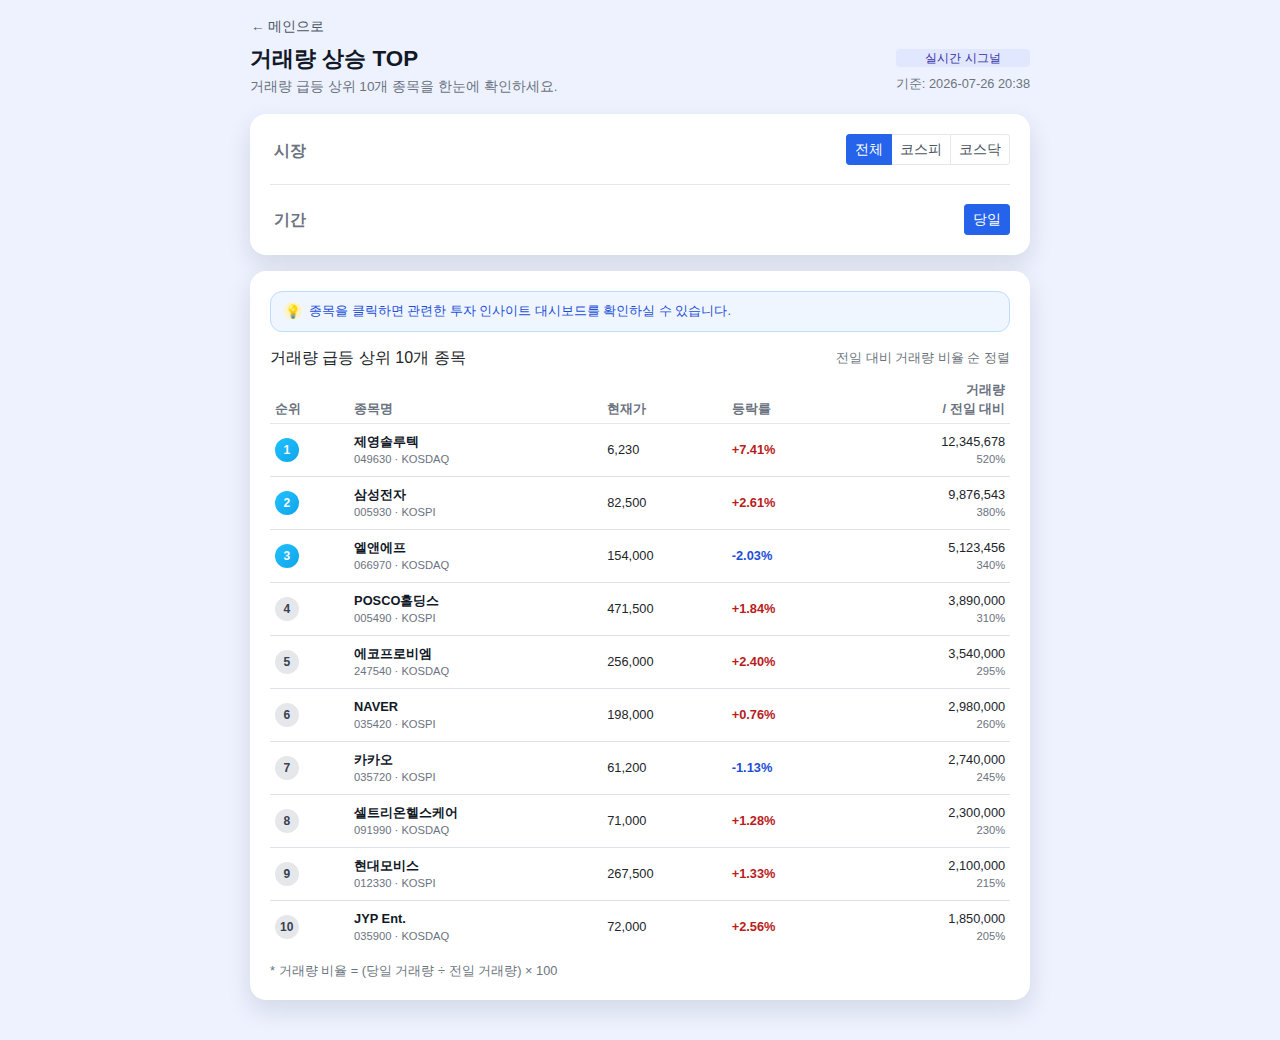
<file: apps/frontend/topchart.html>
<!doctype html>
<html lang="ko">
  <head>
    <meta charset="utf-8" />
    <title>Antic Signal – 거래량 상승 TOP</title>
    <meta
      name="viewport"
      content="width=device-width, initial-scale=1, shrink-to-fit=no"
    />

    <!-- Bootstrap 4 (index / dashboard와 동일 CDN) -->
    <link
      rel="stylesheet"
      href="https://stackpath.bootstrapcdn.com/bootstrap/4.5.2/css/bootstrap.min.css"
    />

    <!-- Topchart 전용 CSS -->
    <link rel="stylesheet" href="./css/topchart_page.css" />
  </head>
  <body>
    <div class="page-bg py-3 d-flex justify-content-center">
      <div class="container px-2">
        <div class="topchart-wrapper mx-auto">

          <!-- 상단 헤더 영역 -->
          <header class="mb-3">
            <div class="d-flex justify-content-between align-items-center mb-2">
              <button
                type="button"
                class="btn btn-link btn-sm p-0 back-link"
                onclick="window.location.href='./index.html'"
              >
                ← 메인으로
              </button>
            </div>

            <div class="d-flex justify-content-between align-items-center">
              <div>
                <h3 class="page-title mb-1">거래량 상승 TOP</h3>
                <p class="page-subtitle mb-0">
                  거래량 급등 상위 10개 종목을 한눈에 확인하세요.
                </p>
              </div>
              <div class="text-right">
                <span class="badge badge-soft-primary d-block mb-1">
                  실시간 시그널
                </span>
                <small class="text-muted" id="as-of-label">
                  기준: 2025-11-18 14:30
                </small>
              </div>
            </div>
          </header>

          <!-- 필터 카드 -->
          <section class="card card-elevated mb-3">
            <div class="card-body">
              <div class="filter-group mb-2">
                <div class="filter-label">시장</div>
                <div class="btn-group btn-group-sm" role="group">
                  <button
                    type="button"
                    class="btn filter-pill active"
                    data-market="ALL"
                  >
                    전체
                  </button>
                  <button
                    type="button"
                    class="btn filter-pill"
                    data-market="KOSPI"
                  >
                    코스피
                  </button>
                  <button
                    type="button"
                    class="btn filter-pill"
                    data-market="KOSDAQ"
                  >
                    코스닥
                  </button>
                </div>
              </div>

              <div class="filter-group mb-0">
                <div class="filter-label">기간</div>
                <div class="btn-group btn-group-sm" role="group">
                  <button
                    type="button"
                    class="btn filter-pill active"
                    data-period="TODAY"
                  >
                    당일
                  </button>
                </div>
              </div>
            </div>
          </section>

          <!-- TOP 10 리스트 -->
          <section class="card card-elevated mb-4">
            <div class="card-body">

              <!-- 🔔 안내 배너 -->
              <div class="info-banner mb-3">
                <div class="info-icon">💡</div>
                <p class="info-text mb-0">
                  종목을 클릭하면 관련한 투자 인사이트 대시보드를 확인하실 수 있습니다.
                </p>
              </div>

              <div class="d-flex justify-content-between align-items-center mb-2">
                <h6 class="mb-0">거래량 급등 상위 10개 종목</h6>
                <small class="text-muted">
                  전일 대비 거래량 비율 순 정렬
                </small>
              </div>

              <div class="table-responsive volume-table-wrapper">
                <table class="table table-sm mb-0 volume-table">
                  <thead>
                    <tr>
                      <th scope="col">순위</th>
                      <th scope="col">종목명</th>
                      <th scope="col">현재가</th>
                      <th scope="col">등락률</th>
                      <th scope="col" class="text-right">
                        거래량<br /><span class="thead-sub">/ 전일 대비</span>
                      </th>
                    </tr>
                  </thead>
                  <tbody id="volume-table-body">
                    <!-- JS 렌더링 -->
                  </tbody>
                </table>
              </div>

              <p class="footnote small text-muted mt-2 mb-0">
                * 거래량 비율 = (당일 거래량 ÷ 전일 거래량) × 100  
              </p>
            </div>
          </section>

        </div>
      </div>
    </div>

    <!-- JS: jQuery + Popper + Bootstrap4 -->
    <script src="https://code.jquery.com/jquery-3.5.1.slim.min.js"></script>
    <script src="https://cdn.jsdelivr.net/npm/popper.js@1.16.1/dist/umd/popper.min.js"></script>
    <script src="https://stackpath.bootstrapcdn.com/bootstrap/4.5.2/js/bootstrap.min.js"></script>

    <!-- Topchart 전용 JS -->
    <script src="./js/topchart_page.js"></script>
  </body>
</html>
</file>
<file: apps/frontend/css/topchart_page.css>
/* 전체 배경 + 폰트: 다른 페이지와 통일 */
body {
  background-color: #eef2ff;
  font-family: -apple-system, BlinkMacSystemFont, "Segoe UI", Roboto,
    "Helvetica Neue", Arial, sans-serif;
}

.page-bg {
  min-height: 100vh;
}

/* 모바일 중심 너비 */
.topchart-wrapper {
  max-width: 780px;
}

/* 카드 공통 (dashboard와 동일 스타일) */
.card-elevated {
  border: none;
  border-radius: 1rem;
  box-shadow: 0 10px 24px rgba(15, 23, 42, 0.12);
}

/* 안내 배너 */
.info-banner {
  display: flex;
  align-items: center;
  padding: 0.65rem 0.8rem;
  border-radius: 0.75rem;
  border: 1px solid #bfdbfe;      /* 하늘색 테두리 */
  background-color: #eff6ff;      /* 아주 옅은 파란 배경 */
  font-size: 0.8rem;
  color: #1d4ed8;                 /* 텍스트 파란색 */
}

.info-icon {
  width: 18px;
  height: 18px;
  border-radius: 999px;
  background-color: #fef3c7;      /* 전구 뒷배경 노랑 */
  display: flex;
  align-items: center;
  justify-content: center;
  font-size: 0.8rem;
  color: #f59e0b;                 /* 전구 색 */
  margin-right: 0.45rem;
}

.info-text {
  line-height: 1.4;
}


/* 상단 헤더 */
.page-title {
  font-size: 1.4rem;
  font-weight: 800;
  color: #111827;
}

.page-subtitle {
  font-size: 0.85rem;
  color: #6b7280;
}

/* 메인으로 돌아가기 링크 */
.back-link {
  color: #4b5563;
  font-size: 0.85rem;
}

.back-link:hover {
  text-decoration: none;
  color: #111827;
}

/* 부드러운 배지 (dashboard와 톤 맞춤) */
.badge-soft-primary {
  background-color: #e0e7ff;
  color: #3730a3;
  font-weight: 500;
}

/* 필터 그룹 */
.filter-group {
  display: flex;
  justify-content: space-between;
  align-items: center;
}

.filter-label {
  font-size: 1.0rem;
  font-weight: 600;
  color: #6b7280;
  margin-right: 0.65rem;
  padding-left: 0.25rem;
  margin-top: 0.2rem;   
}

/* 시장 / 기간 행 사이 구분선 */
.filter-group + .filter-group {
  border-top: 1px solid #e5e7eb;  /* 아주 옅은 회색 선 */
  padding-top: 1.2rem;            /* 위쪽 여백 */
  margin-top: 1.2rem;             /* 위와 살짝 띄우기 */
}

/* 기간 라벨만 아주 살짝 위로 올리기 */
.filter-group:last-child .filter-label {
  position: relative;
  top: -1px;   /* -1 ~ -3px 사이에서 조절 */
}


/* pill 스타일 버튼 */
.filter-pill {
  border-radius: 999px;
  border: 1px solid #e5e7eb;
  background-color: #ffffff;
  color: #4b5563;
  padding: 0.2rem 0.9rem;
  font-size: 0.8rem;
  font-weight: 500;
}

.filter-pill:hover {
  background-color: #eff6ff;
  border-color: #bfdbfe;
  color: #1d4ed8;
}

.filter-pill.active {
  background-color: #2563eb;
  border-color: #2563eb;
  color: #ffffff;
}

/* 테이블 래퍼 */
.volume-table-wrapper {
  margin-top: 0.25rem;
}

/* 테이블 스타일 */
.volume-table {
  font-size: 0.8rem;
}

.volume-table thead th {
  border-top: none;
  border-bottom: 1px solid #e5e7eb;
  color: #6b7280;
  font-weight: 600;
  white-space: nowrap;
}

.volume-table tbody tr {
  border-bottom: 1px solid #f1f5f9;
}

.volume-table tbody tr:last-child {
  border-bottom: none;
}

.volume-table td {
  vertical-align: middle;
  padding-top: 0.5rem;
  padding-bottom: 0.5rem;
}

/* 종목명 + 코드 */
.stock-name {
  font-weight: 600;
  color: #111827;
}

.stock-code {
  display: block;
  font-size: 0.7rem;
  color: #6b7280;
}

/* 가격/등락 */
.price-cell {
  white-space: nowrap;
}

.change-positive {
  color: #b91c1c; /* 빨강 */
  font-weight: 600;
}

.change-negative {
  color: #1d4ed8; /* 파랑 */
  font-weight: 600;
}

/* 거래량 컬럼 */
.volume-cell {
  text-align: right;
  white-space: nowrap;
}

.volume-ratio {
  font-size: 0.7rem;
  color: #6b7280;
}

/* 순위 배지 */
.rank-badge {
  display: inline-flex;
  align-items: center;
  justify-content: center;
  width: 24px;
  height: 24px;
  border-radius: 999px;
  font-size: 0.75rem;
  font-weight: 600;
  background-color: #e5e7eb;
  color: #374151;
}

.rank-badge-top3 {
  background: linear-gradient(135deg, #22c1ff, #0ea5e9);
  color: #f9fafb;
}

/* 행이 클릭 가능하다는 느낌 */
.volume-table tbody tr {
  cursor: pointer;
  transition: background-color 0.12s ease;
}

.volume-table tbody tr:hover {
  background-color: #f3f4ff; /* 아주 옅은 보라/파랑 톤 */
}


/* 푸터 설명 */
.footnote {
  line-height: 1.5;
}

/* 작은 화면에서 여백/폰트 조금 줄이기 */
@media (max-width: 360px) {
  .page-title {
    font-size: 1.25rem;
  }

  .filter-group {
    flex-direction: column;
    align-items: flex-start;
    gap: 0.25rem;
  }
}
</file>
